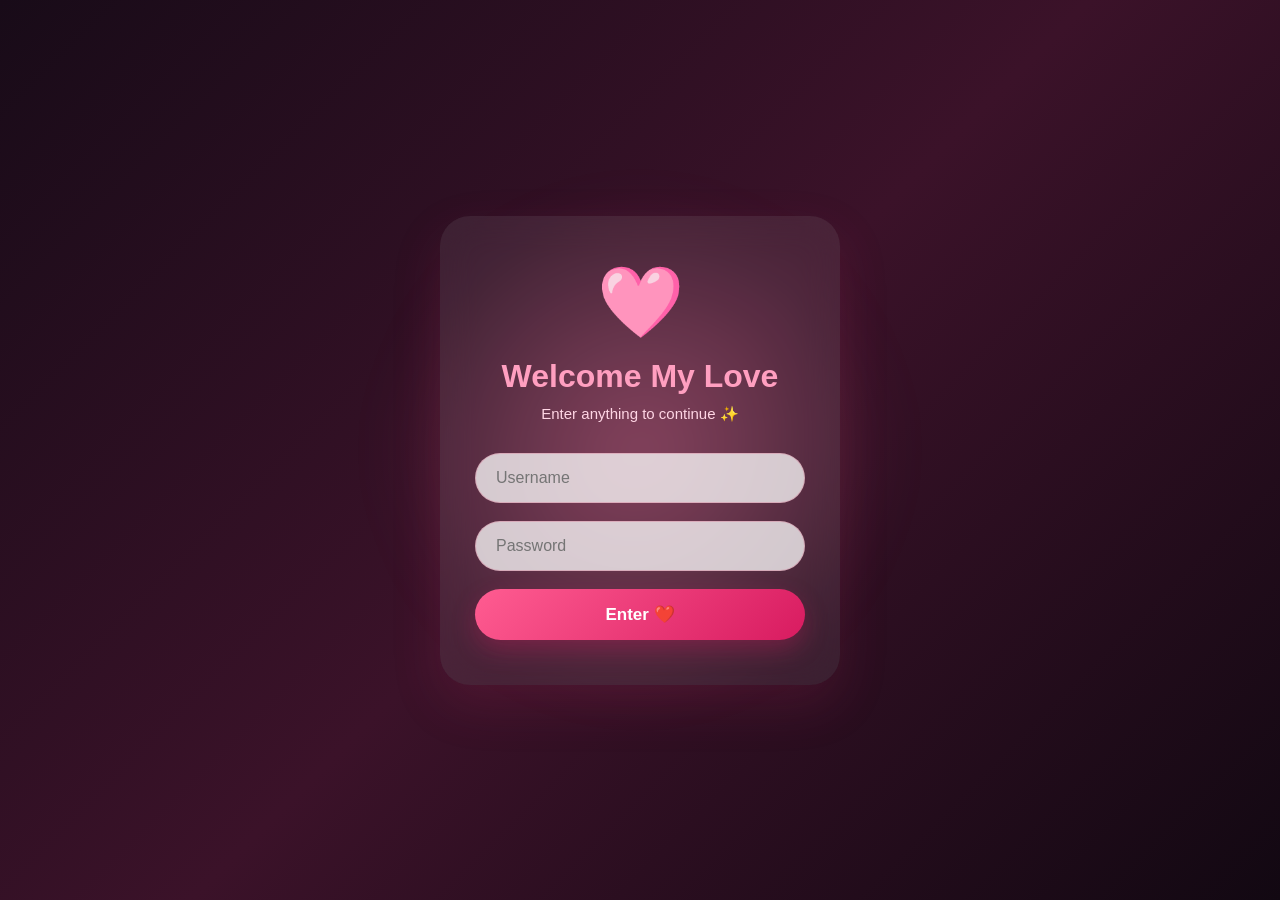
<file: index.html>
<!DOCTYPE html>
<html lang="en">

<head>

    <meta charset="UTF-8">

    <meta 
        name="viewport" 
        content="width=device-width, initial-scale=1.0"
    >

    <title>Welcome 🩷</title>

    <link rel="stylesheet" href="css/style.css">

</head>


<body>


<div class="theme-glow"></div>


<div class="login-container">


    <div class="heart-logo">
        🩷
    </div>


    <h1>
        Welcome My Love
    </h1>


    <p>
        Enter anything to continue ✨
    </p>


    <div class="input-box">


        <input 
            type="text"
            id="username"
            placeholder="Username"
        >


        <input 
            type="password"
            id="password"
            placeholder="Password"
        >


        <button id="enterBtn">

            Enter ❤️

        </button>


    </div>


</div>


<div class="floating-hearts"></div>


<script src="js/theme.js"></script>

<script src="js/login.js"></script>


</body>

</html>
</file>
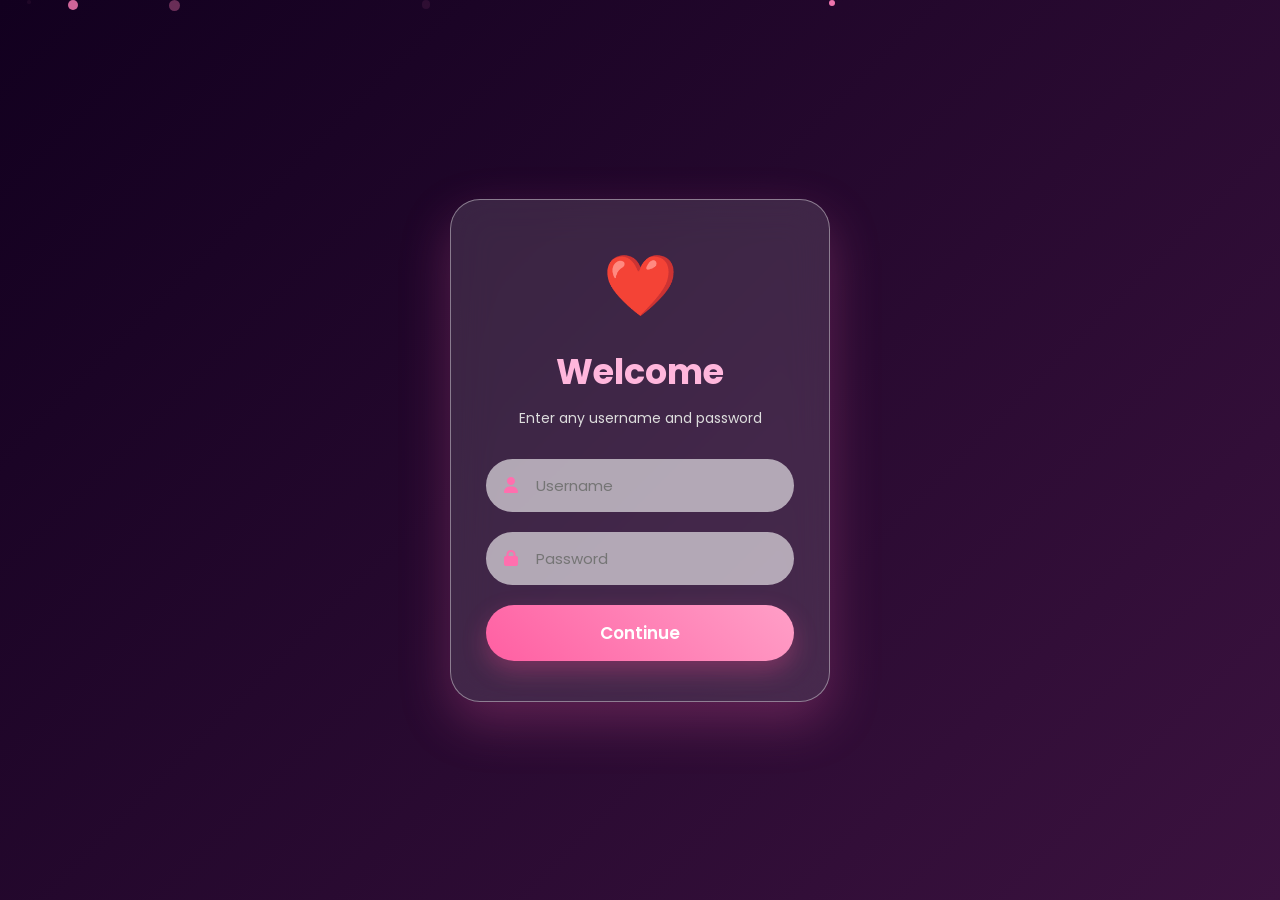
<file: heart-animation/index.html>
<!DOCTYPE html>
<html lang="en">
<head>
    <meta charset="UTF-8">
    <meta name="viewport"
          content="width=device-width, initial-scale=1.0">

    <title>Heart Animation</title>

    <!-- Google Font -->
    <link href="https://fonts.googleapis.com/css2?family=Poppins:wght@300;400;500;600;700&display=swap" rel="stylesheet">

    <!-- CSS -->
    <link rel="stylesheet" href="css/style.css">

    <!-- Font Awesome -->
    <link rel="stylesheet"
    href="https://cdnjs.cloudflare.com/ajax/libs/font-awesome/6.6.0/css/all.min.css">

</head>

<body>

<div id="background"></div>

<div id="particles"></div>

<div class="login-container">

    <div class="glass-card">

        <div class="logo">
            ❤️
        </div>

        <h1>Welcome</h1>

        <p>Enter any username and password</p>

        <form id="loginForm">

            <div class="input-box">

                <i class="fa-solid fa-user"></i>

                <input
                    type="text"
                    id="username"
                    placeholder="Username"
                    required>

            </div>

            <div class="input-box">

                <i class="fa-solid fa-lock"></i>

                <input
                    type="password"
                    id="password"
                    placeholder="Password"
                    required>

            </div>

            <button id="loginButton">

                Continue

            </button>

        </form>

    </div>

</div>

<script src="js/theme.js"></script>

<script src="js/login.js"></script>

</body>

</html>
</file>
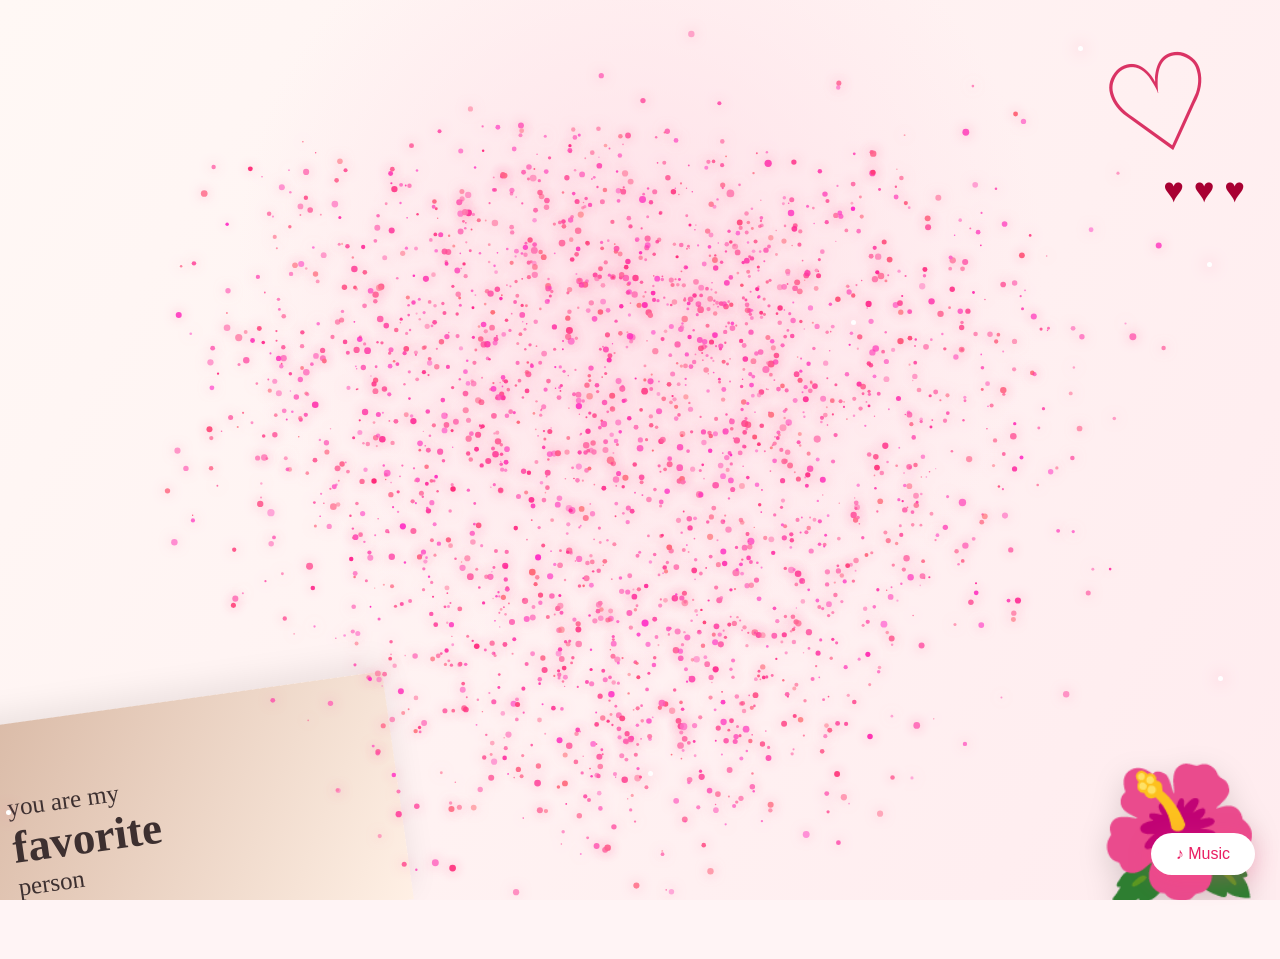
<file: heart.html>
<!DOCTYPE html>
<html lang="en">

<head>

<meta charset="UTF-8">

<meta name="viewport" content="width=device-width, initial-scale=1.0">

<title>
Hi My Princess 🩷
</title>


<link rel="stylesheet" href="css/heart.css">

</head>


<body>


<!-- Romantic paper background layers -->

<div class="paper-bg"></div>


<div class="paper-decoration top-heart">
    ♡
</div>


<div class="paper-decoration side-hearts">
    ♥
    ♥
    ♥
</div>



<!-- Newspaper style corner -->

<div class="paper-corner">

    <div>
        you are my
        <br>

        <strong>
        favorite
        </strong>

        <br>

        person

    </div>

</div>



<!-- Flower decoration -->

<div class="flower-decoration">

🌺

</div>




<!-- Particle canvas -->

<canvas id="heartCanvas"></canvas>




<!-- Message -->

<div id="heartMessage">

    Hi My

    <br>

    Princess 🩷

</div>




<!-- Floating effects -->

<div id="floatingHearts"></div>

<div id="sparkles"></div>


<!-- Falling petals -->

<div id="petalContainer"></div>




<!-- Music -->

<audio id="bgMusic" loop>

<source 
src="assets/audio/love.mp3"
type="audio/mpeg">

</audio>



<button id="musicButton">

♪ Music

</button>




<script src="js/heart.js"></script>


</body>

</html>
</file>
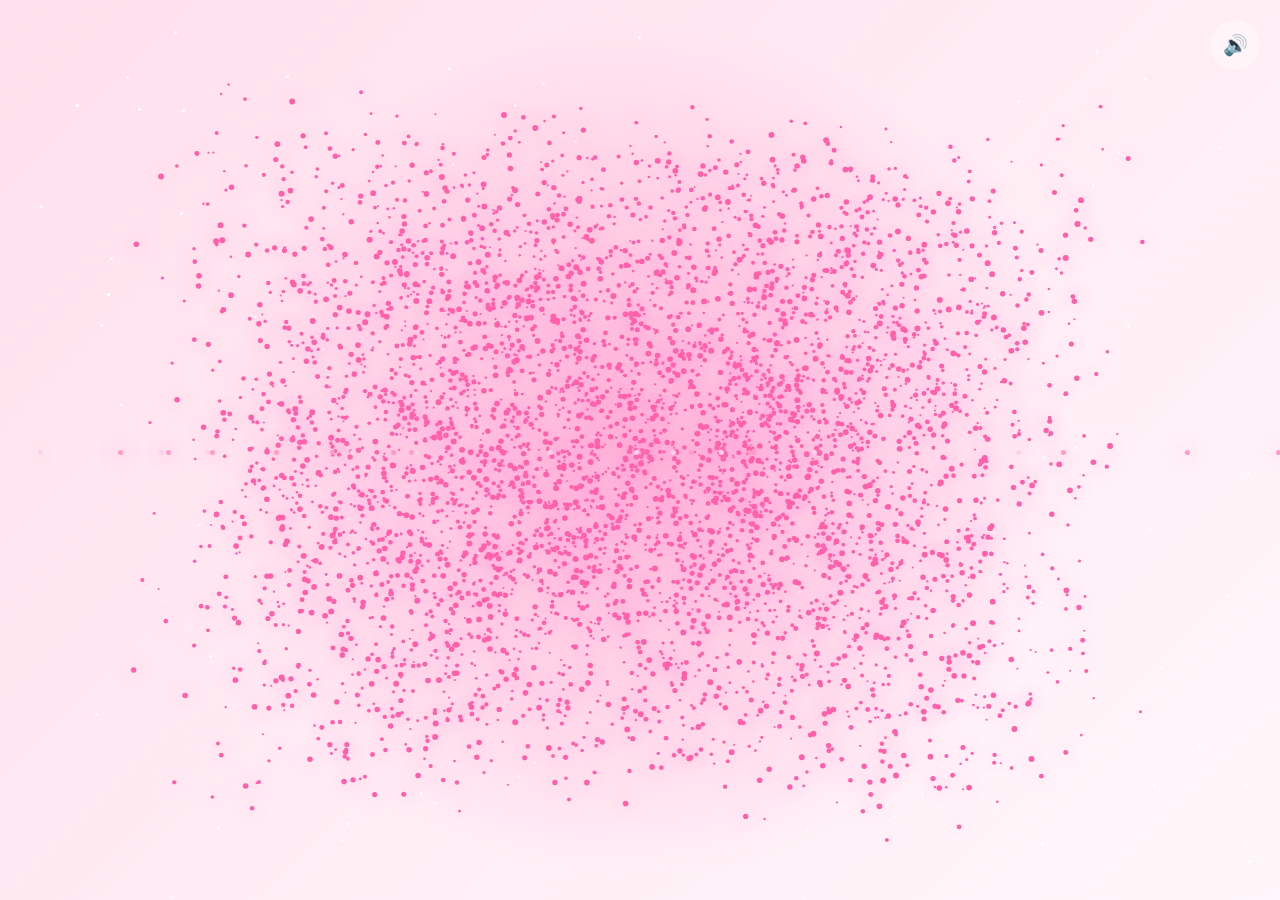
<file: heart-animation/heart.html>
<!DOCTYPE html>
<html lang="en">

<head>

<meta charset="UTF-8">

<meta name="viewport" content="width=device-width, initial-scale=1.0">

<title>My Princess ❤️</title>


<link rel="stylesheet" href="css/heart.css">


<!-- Google Font -->
<link href="https://fonts.googleapis.com/css2?family=Poppins:wght@300;500;700&display=swap" rel="stylesheet">


</head>


<body>


<div id="heartBackground"></div>


<canvas id="heartCanvas"></canvas>



<canvas id="textCanvas"></canvas>

<div id="message">
    Hi My Princess 🩷
</div>



<div id="sparkles"></div>

<button id="soundToggle">
🔊
</button>


<div id="sky"></div>

<div id="magicDust"></div>

<script src="js/sparkles.js"></script>

<script src="js/petals.js"></script>

<script src="js/sky.js"></script>

<script src="js/magicDust.js"></script>

<script src="js/interaction.js"></script>

<script src="js/audio.js"></script>

<script src="js/textParticles.js"></script>

<script src="js/heart.js"></script>
    
</body>

</html>
</file>
<file: css/style.css>
/* =====================================
   ROMANTIC LOGIN PAGE STYLE
===================================== */


*{

    margin:0;
    padding:0;
    box-sizing:border-box;

}


html,body{

    width:100%;
    height:100%;

}


body{

    overflow:hidden;

    display:flex;

    justify-content:center;

    align-items:center;

    font-family:
        "Poppins",
        "Segoe UI",
        sans-serif;


    background:

    linear-gradient(
        135deg,
        #fff5f8,
        #ffdce8,
        #fff7fb
    );


    transition:
        background 1.5s ease;

}


/* =====================================
   DAY NIGHT GLOW
===================================== */


.theme-glow{

    position:fixed;

    width:500px;

    height:500px;

    border-radius:50%;

    background:

    radial-gradient(
        circle,
        rgba(255,120,160,.35),
        transparent 70%
    );


    filter:blur(30px);


    animation:

    glowMove 8s infinite alternate;


}



@keyframes glowMove{


    from{

        transform:
        translate(-80px,-40px);

    }


    to{

        transform:
        translate(100px,80px);

    }


}



/* =====================================
   LOGIN CARD
===================================== */


.login-container{


    position:relative;

    z-index:2;


    width:min(90%,400px);


    padding:45px 35px;


    text-align:center;


    border-radius:30px;


    background:

    rgba(
        255,
        255,
        255,
        .55
    );


    backdrop-filter:

    blur(18px);



    box-shadow:


    0 20px 50px

    rgba(
        200,
        50,
        100,
        .15
    );


    animation:

    cardAppear 1.2s ease;


}




@keyframes cardAppear{


    from{

        opacity:0;

        transform:
        translateY(50px)
        scale(.9);

    }


    to{

        opacity:1;

        transform:
        translateY(0)
        scale(1);

    }


}




/* =====================================
   HEART LOGO
===================================== */


.heart-logo{


    font-size:70px;


    animation:

    heartbeat 2s infinite;


}




@keyframes heartbeat{


    0%,
    100%{

        transform:scale(1);

    }


    50%{

        transform:scale(1.15);

    }


}





h1{


    margin-top:15px;


    color:#c2185b;


    font-size:32px;


    font-weight:700;


}




p{


    margin-top:10px;


    color:#8a4059;


    font-size:15px;


}




/* =====================================
   INPUT AREA
===================================== */


.input-box{


    margin-top:30px;


    display:flex;


    flex-direction:column;


    gap:18px;


}



input{


    width:100%;


    padding:15px 20px;


    border-radius:30px;


    border:

    1px solid

    rgba(
        220,
        80,
        120,
        .25
    );


    outline:none;


    font-size:16px;


    background:

    rgba(
        255,
        255,
        255,
        .75
    );


    transition:.3s;


}



input:focus{


    transform:

    scale(1.03);


    box-shadow:

    0 0 20px

    rgba(
        255,
        100,
        150,
        .25
    );


}




button{


    padding:15px;


    border:none;


    border-radius:30px;


    cursor:pointer;


    color:white;


    font-size:17px;


    font-weight:600;


    background:

    linear-gradient(
        135deg,
        #ff5c91,
        #d81b60
    );


    box-shadow:

    0 10px 25px

    rgba(
        216,
        27,
        96,
        .3
    );


    transition:.35s;


}



button:hover{


    transform:

    translateY(-5px);


}




button:active{


    transform:
    scale(.95);


}





/* =====================================
   FLOATING HEARTS
===================================== */


.floating-heart{


    position:fixed;


    bottom:-50px;


    color:

    rgba(
        255,
        80,
        140,
        .7
    );


    animation:

    floatHeart linear forwards;


}




@keyframes floatHeart{


    0%{

        transform:

        translateY(0)
        rotate(0);


        opacity:0;

    }


    20%{

        opacity:1;

    }



    100%{


        transform:

        translateY(-120vh)

        rotate(360deg);



        opacity:0;

    }


}





/* =====================================
   NIGHT MODE
===================================== */


body.night{


    background:

    linear-gradient(
        135deg,
        #180b18,
        #3b1229,
        #120812
    );


}




body.night .login-container{


    background:

    rgba(
        255,
        255,
        255,
        .08
    );


    color:white;


}



body.night h1{

    color:#ff9fc0;

}


body.night p{

    color:#ffd6e5;

}



/* =====================================
   MOBILE
===================================== */


@media(max-width:600px){


.login-container{


    padding:

    35px 25px;


}


.heart-logo{


    font-size:60px;


}


h1{


    font-size:26px;


}


}
</file>
<file: heart-animation/css/style.css>
/* ================================
   GLOBAL SETTINGS
================================ */

* {
    margin: 0;
    padding: 0;
    box-sizing: border-box;
    font-family: "Poppins", sans-serif;
}

body {

    width: 100%;
    height: 100vh;
    overflow: hidden;

    display: flex;
    justify-content: center;
    align-items: center;

    background: linear-gradient(
        135deg,
        #ffd6e7,
        #fff1f6
    );

    transition: background 2s ease;

}


/* ================================
   DYNAMIC BACKGROUND
================================ */

#background {

    position: fixed;
    inset: 0;

    z-index: -2;

    overflow: hidden;

}


#particles {

    position: fixed;
    inset: 0;

    pointer-events: none;

    z-index: -1;

}


/* ================================
   LOGIN CARD
================================ */


.login-container {

    width: 100%;
    padding: 20px;

    display:flex;
    justify-content:center;
    align-items:center;

}


.glass-card {


    width: 380px;

    padding:40px 35px;

    border-radius:30px;


    background:rgba(255,255,255,0.25);

    backdrop-filter: blur(20px);

    border:1px solid rgba(255,255,255,0.4);


    box-shadow:

    0 20px 50px rgba(255,105,180,0.25);


    animation:

    cardAppear 1.2s ease;


}



@keyframes cardAppear {


from{

    opacity:0;

    transform:

    translateY(40px)
    scale(.8);

}


to{

    opacity:1;

    transform:

    translateY(0)
    scale(1);

}

}



/* ================================
   LOGO
================================ */


.logo {

    font-size:60px;

    text-align:center;

    animation:

    heartbeat 2s infinite;

}


@keyframes heartbeat {


0%{

transform:scale(1);

}


20%{

transform:scale(1.15);

}


40%{

transform:scale(1);

}


60%{

transform:scale(1.1);

}


100%{

transform:scale(1);

}


}




h1 {


text-align:center;

margin-top:15px;

font-size:35px;

color:#ff4f9a;

}



p {


text-align:center;

margin:10px 0 30px;

color:#777;

font-size:14px;


}



/* ================================
   INPUT BOXES
================================ */


.input-box {


position:relative;

margin-bottom:20px;


}



.input-box i {


position:absolute;

left:18px;

top:50%;

transform:translateY(-50%);

color:#ff6fae;

}



.input-box input {


width:100%;

padding:15px 15px 15px 50px;


border:none;

outline:none;


border-radius:50px;


background:

rgba(255,255,255,.6);


font-size:15px;


transition:.4s;


}



.input-box input:focus {


background:white;

box-shadow:

0 0 20px rgba(255,105,180,.4);


}




/* ================================
   BUTTON
================================ */


button {


width:100%;

padding:15px;


border:none;


border-radius:50px;


cursor:pointer;


background:

linear-gradient(

45deg,

#ff5fa2,

#ff9fc7

);


color:white;


font-size:17px;

font-weight:600;


transition:.4s;


box-shadow:

0 10px 25px rgba(255,80,150,.3);


}



button:hover {


transform:

translateY(-5px);


box-shadow:

0 15px 35px rgba(255,80,150,.5);


}



/* ================================
   NIGHT MODE
================================ */


body.night {


background:

linear-gradient(

135deg,

#12001f,

#3b123f

);


}



body.night .glass-card {


background:

rgba(255,255,255,.12);


}



body.night h1 {


color:#ffb6dc;


}



body.night p {


color:#ddd;


}




/* ================================
   FLOATING PARTICLES
================================ */


.floating-particle {


position:absolute;


width:8px;

height:8px;


background:#ff7eb8;


border-radius:50%;


opacity:.7;


animation:

float 8s linear infinite;


}



@keyframes float {


from{


transform:

translateY(100vh)
scale(.5);


}


to{


transform:

translateY(-10vh)
scale(1.5);


}


}




/* ================================
   MOBILE RESPONSIVE
================================ */



@media(max-width:500px){


.glass-card {


width:95%;


padding:30px 20px;


}


h1{


font-size:30px;


}


.logo{

font-size:50px;

}


}
</file>
<file: css/heart.css>
/* ==========================================
   ROMANTIC PAPER HEART PAGE
========================================== */


*{
    margin:0;
    padding:0;
    box-sizing:border-box;
}


html,
body{

    width:100%;
    height:100%;

    overflow:hidden;

}



body{

    position:relative;

    display:flex;

    justify-content:center;

    align-items:center;

    background:#fff4f5;

    font-family:
    "Poppins",
    "Segoe UI",
    sans-serif;

}



/* ==========================================
   PAPER TEXTURE BACKGROUND
========================================== */


.paper-bg{

    position:absolute;

    inset:0;

    z-index:-5;


    background:

    radial-gradient(
        circle at 50% 30%,
        rgba(255,220,230,.8),
        transparent 45%
    ),

    linear-gradient(
        120deg,
        #fff8f5,
        #ffecef
    );


}



/* soft paper noise effect */

.paper-bg::after{

    content:"";

    position:absolute;

    inset:0;


    opacity:.12;


    background-image:

    radial-gradient(
        #b78c8c 0.7px,
        transparent 0.7px
    );


    background-size:
    8px 8px;

}





/* ==========================================
   TOP HEART DECORATION
========================================== */


.top-heart{

    position:absolute;

    top:30px;

    right:60px;


    font-size:130px;

    color:#d61f55;


    transform:
    rotate(-15deg);


    opacity:.9;

}





/* SIDE SMALL HEARTS
========================================== */


.side-hearts{

    position:absolute;

    right:35px;

    top:170px;


    display:flex;

    flex-direction:column;


    gap:35px;


    color:#a80032;


    font-size:35px;


}





/* ==========================================
   NEWSPAPER CORNER
========================================== */


.paper-corner{

    position:absolute;


    bottom:-30px;

    left:-30px;


    width:430px;

    height:230px;


    background:

    linear-gradient(
        120deg,
        #d8b8a4,
        #fff0e5
    );


    transform:
    rotate(-8deg);


    padding:70px 40px;


    color:#3d3030;


    font-size:25px;


    font-family:serif;


    box-shadow:

    0 -10px 30px
    rgba(0,0,0,.08);

}



.paper-corner strong{

    font-size:45px;

}





/* ==========================================
   FLOWER
========================================== */


.flower-decoration{


    position:absolute;


    right:20px;

    bottom:-10px;


    font-size:130px;


    filter:
    drop-shadow(
    0 10px 15px
    rgba(0,0,0,.15)
    );

}





/* ==========================================
   HEART CANVAS
========================================== */


#heartCanvas{


    position:absolute;


    width:100%;

    height:100%;


    z-index:3;

}




/* ==========================================
   MESSAGE
========================================== */
#heartMessage{

    position:absolute;

    z-index:5;

    text-align:center;

    opacity:0;

    transform:scale(.4);

    color:#ff3775;

    font-size:
    clamp(
        35px,
        7vw,
        70px
    );

    font-weight:700;

    text-shadow:
    0 0 15px #ffb4cc,
    0 0 35px #ff75a5;

    transition:1.5s ease;

}
#heartMessage.show{


    opacity:1;


    transform:
    scale(1);


}





/* ==========================================
   PETALS
========================================== */


#petalContainer{


    position:absolute;


    inset:0;


    overflow:hidden;


    pointer-events:none;


    z-index:8;

}




.petal{


    position:absolute;


    top:-50px;


    border-radius:70% 30%;


    background:#ff9dbd;


    animation:

    fallPetal linear infinite;


}




.cherry{


    background:

    radial-gradient(
    circle,
    #ffd1df,
    #ff7fa8
    );

}




.rose{


    background:

    radial-gradient(
    circle,
    #ffccd5,
    #e91e63
    );

}




@keyframes fallPetal{


0%{

transform:

translateY(-50px)
translateX(0)
rotate(0deg);


}



50%{

transform:

translateX(80px)
rotate(180deg);


}



100%{

transform:

translateY(110vh)
translateX(-60px)
rotate(360deg);


}


}




/* ==========================================
   FLOATING HEARTS
========================================== */


.floating-heart{


position:absolute;


color:#ff4f8b;


animation:

floatUp linear forwards;


}



@keyframes floatUp{


to{

transform:
translateY(-110vh)
rotate(360deg);


opacity:0;

}

}




/* ==========================================
   SPARKLES
========================================== */


.sparkle{


position:absolute;


width:5px;

height:5px;


border-radius:50%;


background:white;


box-shadow:

0 0 15px
#ff7aaa;


}





/* ==========================================
   MUSIC BUTTON
========================================== */


#musicButton{


position:fixed;


right:25px;

bottom:25px;


z-index:20;


padding:

12px 25px;


border:none;


border-radius:30px;


background:white;


color:#e91e63;


font-size:16px;


box-shadow:

0 5px 25px
rgba(255,70,130,.3);


}





/* MOBILE */

@media(max-width:600px){


.top-heart{

font-size:80px;

right:10px;

}


.side-hearts{

right:10px;

font-size:22px;

}


.paper-corner{

width:280px;

height:160px;

font-size:16px;

}


.paper-corner strong{

font-size:30px;

}


.flower-decoration{

font-size:80px;

}


}
</file>
<file: heart-animation/css/heart.css>
*{
margin:0;
padding:0;
box-sizing:border-box;
font-family:"Poppins",sans-serif;
}


body{

height:100vh;
width:100%;

overflow:hidden;

display:flex;
justify-content:center;
align-items:center;

background:
linear-gradient(
135deg,
#ffe0ec,
#fff7fb
);

transition:2s;

}



/* Animated background glow */

#heartBackground{

position:absolute;

width:100%;
height:100%;

background:

radial-gradient(
circle,
rgba(255,80,160,.35),
transparent 55%
);

animation:

backgroundPulse 5s infinite;

}



@keyframes backgroundPulse{


50%{

transform:scale(1.15);

}


}




/* Canvas */


#heartCanvas{

position:absolute;

width:100%;
height:100%;

}




/* Heart message */


#message{

position:absolute;

z-index:5;


font-size:45px;

font-weight:700;


color:#ff4f9a;


opacity:0;


transform:

scale(.5);


text-shadow:

0 0 15px #ff8bc2,
0 0 35px #ff5fa8;



}



#message.show{


animation:

textAppear 2s forwards;


}



@keyframes textAppear{


to{

opacity:1;

transform:scale(1);

}


}



/* Heart glow pulse */


.heartGlow{


animation:

heartBeat 1.5s infinite;


}



@keyframes heartBeat{


0%{

filter:
drop-shadow(
0 0 10px pink
);


}


50%{


filter:

drop-shadow(
0 0 40px hotpink
);


}


100%{


filter:

drop-shadow(
0 0 10px pink
);


}



}



/* Sparkle style */


.sparkle{


position:absolute;


width:5px;

height:5px;


border-radius:50%;


background:#ff9ac9;


box-shadow:

0 0 20px #ff4f9a;


animation:

sparkleFloat 5s linear infinite;


}



@keyframes sparkleFloat{


from{

transform:

translateY(100vh);

}


to{

transform:

translateY(-20vh);

}


}




/* Night mode */


body.night{


background:

linear-gradient(
135deg,
#14001f,
#420044
);


}



body.night #heartBackground{


background:

radial-gradient(
circle,
rgba(255,0,150,.2),
transparent 60%
);


}




@media(max-width:600px){


#message{

font-size:28px;

}


}
#heartCanvas{

animation:

heartBreath 3s infinite;

}



@keyframes heartBreath{


0%{

transform:scale(1);

}


50%{

transform:scale(1.04);

}


100%{

transform:scale(1);

}


}



#message{

letter-spacing:2px;

}



#particleText{

animation:

glowText 2s infinite alternate;

}



@keyframes glowText{


from{

text-shadow:

0 0 10px pink;

}


to{

text-shadow:

0 0 40px hotpink;

}


}
.petal{


position:absolute;


top:-20px;


width:14px;

height:20px;


background:#ff9fc9;


border-radius:

100% 0 100% 0;


opacity:.8;


animation:

petalFall linear infinite;


}



@keyframes petalFall{


to{


transform:

translateY(110vh)
rotate(360deg);


}


  }
#textCanvas{

position:absolute;

width:100%;
height:100%;

z-index:4;

pointer-events:none;

}


#message{

display:none;

}
/* =====================
   SKY SYSTEM
===================== */


#sky{

position:absolute;

inset:0;

z-index:-3;

overflow:hidden;

}




.star{

position:absolute;

width:3px;

height:3px;

background:white;

border-radius:50%;

animation:twinkle 2s infinite alternate;

}



@keyframes twinkle{

from{

opacity:.2;

}

to{

opacity:1;

}

}





.cloud{


position:absolute;

width:200px;

height:70px;

background:

rgba(255,255,255,.5);


border-radius:50px;


filter:blur(2px);


animation:

cloudMove 40s linear infinite;


}



@keyframes cloudMove{


from{

left:-250px;

}


to{

left:120%;

}


}





/* Magic dust */


.dust{


position:absolute;


width:5px;

height:5px;


border-radius:50%;


background:#ffd1e8;


box-shadow:

0 0 20px pink;


animation:

dustFloat 6s linear infinite;


}


@keyframes dustFloat{


from{

transform:

translateY(100vh);

opacity:0;

}


to{

transform:

translateY(-20vh);

opacity:1;

}


}





/* Sound button */


#soundToggle{


position:absolute;


top:20px;

right:20px;


width:50px;

height:50px;


border-radius:50%;


border:none;


background:

rgba(255,255,255,.4);


backdrop-filter:blur(10px);


cursor:pointer;


font-size:20px;


z-index:10;


}
</file>
